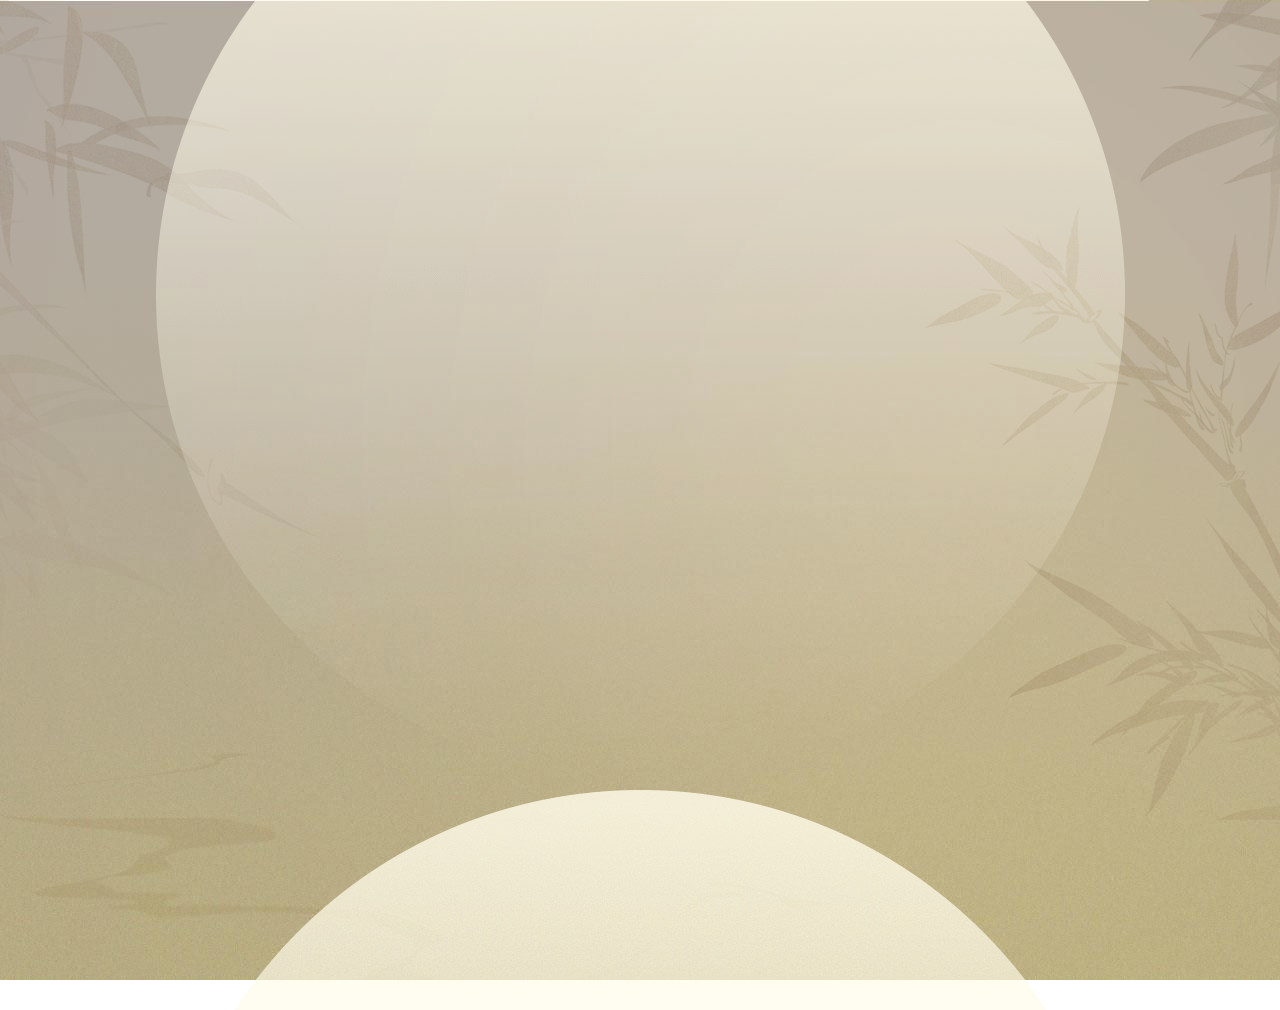
<file: index.html>
<!DOCTYPE html>
<html lang="en">

<head>
    <meta charset="UTF-8">
    <meta name="viewport" content="width=device-width, initial-scale=1.0">
    <meta http-equiv="X-UA-Compatible" content="ie=edge">
    <title>《轩辕剑-龙舞云山》水墨国风茶系手游</title>
    <meta name="keywords" content="茶系，轩辕剑龙舞云山，活动，轩辕剑，轩辕剑手游，网易，龙舞云山，国风，水墨">
    <meta name="description" content="以匠心重炼经典，以赤诚再塑国风，网易水墨国风茶系手游《轩辕剑龙舞云山》。">
    <link rel="shortcut icon" href="favicon.ico" type="image/x-icon">
    <link rel="stylesheet" href="./Css/base.css">
    <link rel="stylesheet" href="./Css/index.css">
    <link rel="stylesheet" href="./Css/animate.css">
    <script src="./JQ/jquery-3.4.1.min.js"></script>
    <script src="./JS/common.js"></script>
    <script src="./JS/index.js"></script>
    <link rel="stylesheet" href="./Iconfont/font_topbar/iconfont.css">
</head>

<body>

    <div class="typeArea contain">

        <!-- 顶部栏包含logo -->
        <div class="header">
            <!-- logo位置 -->
            <div class="logo">
                <h1>
                    <a href="#"></a>
                </h1>
            </div>
            <!-- topbar栏 -->
            <ul>
                <!-- 音乐控制 -->
                <li>
                    <a href="javascript:void(0);" id="musiccontrol">
                        <audio id="music" src="./Music/music.mp3" preload='preload' autoplay="autoplay"
                            loop="loop"></audio>
                    </a>
                </li>
                <!-- 留言区 -->
                <li><a href="#"><i></i><span>留言</span></a></li>
                <!-- 这是一根线 -->
                <li class="line"></li>
                <!-- 按钮系列 -->
                <li id="trigger-1"><a href="#"></a></li>
                <li id="trigger-2"><a href="#"></a></li>
                <li id="trigger-3"><a href="#"></a></li>
                <li id="trigger-4"><a href="#"></a></li>
                <li id="trigger-5">
                    <a href="#">
                        <div class="inner-1">
                            <div class="text-tieba">官方贴吧</div>
                        </div>
                    </a>
                </li>
                <li id="trigger-6">
                    <a href="#">
                        <div class="inner-2">
                            <div class="text-luntan">官方论坛</div>
                        </div>
                    </a>
                </li>
                <!-- 这是一根线 -->
                <li class="line"></li>
                <!-- 分享模块 -->
                <li id="trigger-7">
                    <a href="#">
                        <i></i>
                        <span>分享</span>
                        <div class="share-bar">
                            <a href="#" title="分享到-易信">
                                <span class="iconfont icon-yixin"></span>
                            </a>
                            <a href="#" title="分享到-腾讯QQ">
                                <span class="iconfont icon-qq"></span>
                            </a>
                            <a href="#" title="分享到-QQ空间">
                                <span class="iconfont icon-kongjian"></span>
                            </a>
                            <a href="#" title="分享到-微信">
                                <span class="iconfont icon-changyonglogo28"></span>
                            </a>
                            <a href="#" title="更多">
                                <span class="iconfont icon-hao"></span>
                            </a>
                        </div>
                    </a>
                </li>
            </ul>
            <!-- 二维码区域 -->
            <div class="QRcode-wx">
                <img src="./Images/code_weixin_5ea6dec.jpg" alt="">
                <h3>官方微信</h3>
                <h4>©轩辕剑-龙舞云山</h4>
            </div>
            <div class="QRcode-wb">
                <img src="./Images/code_weibo_1c507dc.jpg" alt="">
                <h3>官方微博</h3>
                <h4>©轩辕剑-龙舞云山</h4>
            </div>
            <div class="QRcode-yx">
                <img src="./Images/code_yixin_bb4dbb6.jpg" alt="">
                <h3>官方易信</h3>
                <h4>©轩辕剑-龙舞云山</h4>
            </div>
            <div class="QRcode-qq">
                <img src="./Images/code_qq_897fedf.png" width="130px" height="130px" alt="">
                <h3>官方QQ</h3>
                <h4>©轩辕剑-龙舞云山</h4>
            </div>
        </div>
        <!-- 大圆圈的背景 -->
        <div class="bg">
            <div class='circle'>
                <div class='circle1'>&nbsp;</div>
                <div class='circle2'>&nbsp;</div>
                <div class='circle3'>&nbsp;</div>
                <div class='center'>&nbsp;</div>
            </div>
        </div>
        <!-- 定位的装饰树 -->
        <div class="lefttree">
            <img src="./Images/shu_left_0f1b943.png" alt="">
        </div>
        <div class="righttree">
            <img src="./Images/shu_right_e205f00.png" alt="">
        </div>
        <!-- 向下的箭头 -->
        <div class="arrowsdow"><a href="#"></a></div>
        <!-- 向上的箭头 -->
        <div class="arrowsdow-up"><a href="#"></a></div>
        <!-- 左下角区域链接按钮 -->
        <div class="leftbottom">
            <a href="#">
                <div class="reguluslegends">
                    <img src="./Images/side_order_btn_ffa99a7.png" width="122px" height="42px" alt="">
                </div>
                <div class="staryao">
                    <img src="./Images/side_xy_btn_9006502.png" width="122px" height="42px" alt="">
                </div>
            </a>
        </div>

        <!-- 内容大模块部分 -->

        <div class="contentPortion">

            <!-- 第三屏 -->
            <ul id="figure">
                <li class="flip-container">
                    <div class="flipper">
                        <!-- <img class="front" src="./Images/r1_726ba60.png" width="133px" height="525px" alt=""> -->
                        <img class="back" src="./Images/r1_b_42f58bc.png" width="133px" height="525px" alt="">
                        <img class="front" src="./Images/r1_726ba60.png" width="133px" height="525px" alt="">
                    </div>
                </li>
                <li class="flip-container">
                    <div class="flipper">
                        <!-- <img class="front" src="./Images/r2_bb9706f.png" width="133px" height="525px" alt=""> -->
                        <img class="back" src="./Images/r2_b_2a22241.png" width="133px" height="525px" alt="">
                        <img class="front" src="./Images/r2_bb9706f.png" width="133px" height="525px" alt="">
                    </div>
                </li>
                <li class="flip-container">
                    <div class="flipper">
                        <!-- <img class="front" src="./Images/r3_e044b7a.png" width="133px" height="525px" alt=""> -->
                        <img class="back" src="./Images/r3_b_055ab93.png" width="133px" height="525px" alt="">
                        <img class="front" src="./Images/r3_e044b7a.png" width="133px" height="525px" alt="">
                    </div>
                </li>
                <li class="flip-container">
                    <div class="flipper">
                        <!-- <img class="front" src="./Images/r4_642b7ce.png" width="133px" height="525px" alt=""> -->
                        <img class="back" src="./Images/r4_b_469f101.png" width="133px" height="525px" alt="">
                        <img class="front" src="./Images/r4_642b7ce.png" width="133px" height="525px" alt="">
                    </div>
                </li>
                <li class="flip-container">
                    <div class="flipper">
                        <!-- <img class="front" src="./Images/r5_0832c0b.png" width="133px" height="525px" alt=""> -->
                        <img class="back" src="./Images/r5_b_dce4db1.png" width="133px" height="525px" alt="">
                        <img class="front" src="./Images/r5_0832c0b.png" width="133px" height="525px" alt="">
                    </div>
                </li>
                <li class="flip-container">
                    <div class="flipper">
                        <!-- <img class="front" src="./Images/r6_f584632.png" width="133px" height="525px" alt=""> -->
                        <img class="back" src="./Images/r6_b_32c5bb6.png" width="133px" height="525px" alt="">
                        <img class="front" src="./Images/r6_f584632.png" width="133px" height="525px" alt="">
                    </div>
                </li>
                <li class="flip-container">
                    <div class="flipper">
                        <!-- <img class="front" src="./Images/r7_ce798ce.png" width="133px" height="525px" alt=""> -->
                        <img class="back" src="./Images/r7_b_210fe4e.png" width="133px" height="525px" alt="">
                        <img class="front" src="./Images/r7_ce798ce.png" width="133px" height="525px" alt="">
                    </div>
                </li>
                <li class="flip-container">
                    <div class="flipper">
                        <!-- <img class="front" src="./Images/r8_a7becfe.png" width="133px" height="525px" alt=""> -->
                        <img class="back" src="./Images/r8_b_ac993d7.png" width="133px" height="525px" alt="">
                        <img class="front" src="./Images/r8_a7becfe.png" width="133px" height="525px" alt="">
                    </div>
                </li>
            </ul>

            <!-- 第四屏 -->

            <ul class="bigwallpaper">
                <li class="bashufengguang">
                    <a href="javascript:;">
                        <img class="bashufengguang-0" src="./Images/btn-bsfg_ee911e4.png" width="400px" alt="">
                        <img class="bashufengguang-1" src="./Images/spic-bsfg_25ebd05.png" width="600px" alt="">
                    </a>
                </li>
                <li class="yunduanxianguan">
                    <a href="javascript:;">
                        <img class="yunduanxianguan-0" src="./Images/btn-ydxg_f1b3fa9.png" width="400px" alt="">
                        <img class="yunduanxianguan-1" src="./Images/spic-ydxg_2167962.png" width="600px" alt="">
                    </a>
                </li>
                <li class="xieyangwanzhao">
                    <a href="javascript:;">
                        <img class="xieyangwanzhao-0" src="./Images/btn-swmy_9f503ca.png" width="250px" alt="">
                        <img class="xieyangwanzhao-1" src="./Images/spic-swmy_cd7f889.png" width="600px" alt="">
                    </a>
                </li>
                <li class="fuzhoufengwan">
                    <a href="javascript:;">
                        <img class="fuzhoufengwan-0" src="./Images/btn-fzfw_fe93d18.png" width="250px" alt="">
                        <img class="fuzhoufengwan-1" src="./Images/spic-fzfw_53bf17a.png" width="600px" alt="">
                    </a>
                </li>
                <li class="shenshangucha">
                    <a href="javascript:;">
                        <img class="shenshangucha-0" src="./Images/btn-dfwt_1f9e0fd.png" width="400px" alt="">
                        <img class="shenshangucha-1" src="./Images/spic-dfwt_a9b58a1.png" width="600px" alt="">
                    </a>
                </li>
                <li class="menghuichangan">
                    <a href="javascript:;">
                        <img class="menghuichangan-0" src="./Images/btn-mhca_0dad955.png" width="250px" alt="">
                        <img class="menghuichangan-1" src="./Images/spic-mhca_00bbbf3.png" width="600px" alt="">
                    </a>
                </li>
                <li class="yanyushanmi">
                    <a href="javascript:;">
                        <img class="yanyushanmi-0" src="./Images/btn-fmsj_81538e6.png" width="250px" alt="">
                        <img class="yanyushanmi-1" src="./Images/spic-fmsj_624cd90.png" width="600px" alt="">
                    </a>
                </li>
                <li class="guishenzhita">
                    <a href="javascript:;">
                        <img class="guishenzhita-0" src="./Images/btn-gszt_0bb90de.png" width="200px" alt="">
                        <img class="guishenzhita-1" src="./Images/spic-gszt_4ef665c.png" width="600px" alt="">
                    </a>
                </li>
                <li class="taoyuanyoumeng">
                    <a href="javascript:;">
                        <img class="taoyuanyoumeng-0" src="./Images/btn-tyym_54d998b.png" width="200px" alt="">
                        <img class="taoyuanyoumeng-1" src="./Images/spic-tyym_914ddf5.png" width="600px" alt="">
                    </a>
                </li>
                <li class="guyunyangzhou">
                    <a href="javascript:;">
                        <img class="guyunyangzhou-0" src="./Images/btn-yljn_97be1f1.png" width="300px" alt="">
                        <img class="guyunyangzhou-1" src="./Images/spic-yljn_425685a.png" width="600px" alt="">
                    </a>
                </li>
            </ul>

            <div class="slideshow">
                <ul class="slideshowbox">
                    <li><img src="./Images/bpic-name-bsfg_4427c47.png" alt=""></li>
                    <li><img src="./Images/bpic-name-ydxg_4ba3c94.png" alt=""></li>
                    <li><img src="./Images/bpic-name-swmy_f568459.png" alt=""></li>
                    <li><img src="./Images/bpic-name-fzfw_46bb509.png" alt=""></li>
                    <li><img src="./Images/bpic-name-dfwt_3af093b.png" alt=""></li>
                    <li><img src="./Images/bpic-name-mhca_3e36c7c.png" alt=""></li>
                    <li><img src="./Images/bpic-name-fmsj_9a76299.png" alt=""></li>
                    <li><img src="./Images/bpic-name-gszt_e0f1bbc.png" alt=""></li>
                    <li><img src="./Images/bpic-name-tyym_6459824.png" alt=""></li>
                    <li><img src="./Images/bpic-name-yljn_7e8df33.png" alt=""></li>
                </ul>
                <div class="indicatorarrow">
                    <div class="indicatorarrowLeft">
                        <a href="#"><img src="./Images/btn-prev_6385f8d.png" alt=""></a>
                    </div>
                    <div class="indicatorarrowRight">
                        <a href="#"><img src="./Images/btn-next_a3bce0d.png" alt=""></a>
                    </div>
                    <div class="turnoff">
                        <a href="#"><img src="./Images/bpic-close_a9764af.png" alt=""></a>
                    </div>
                </div>
            </div>

            <ul class="cloud">
                <li class="yuntop">
                    <img src="./Images/yun1_e6b3f98.png" alt="">
                </li>
                <li class="yunmiddle">
                    <img src="./Images/yun2_32927db.png" alt="">
                </li>
                <li class="yunbottom">
                    <img src="./Images/yun3_f207cac.png" alt="">
                </li>
            </ul>

            <ul class="voiceactor">
                <li>
                    <audio src="./Music/longjiangjun.mp3"></audio>
                </li>
                <li>
                    <audio src="./Music/lingsuzhuang.mp3"></audio>
                </li>
                <li>
                    <audio src="./Music/cangjianmeng.mp3"></audio>
                </li>
                <li>
                    <audio src="./Music/lol-zhaoxin.mp3"></audio>
                </li>
                <li>
                    <audio src="./Music/lol-aixi.mp3"></audio>
                </li>
                <li>
                    <audio src="./Music/liulihui.mp3"></audio>
                </li>
                <li>
                    <audio src="./Music/tianshidao.mp3"></audio>
                </li>
                <li>
                    <audio src="./Music/ymz.mp3"></audio>
                </li>
            </ul>

        </div>

    </div>

</body>

</html>
</file>
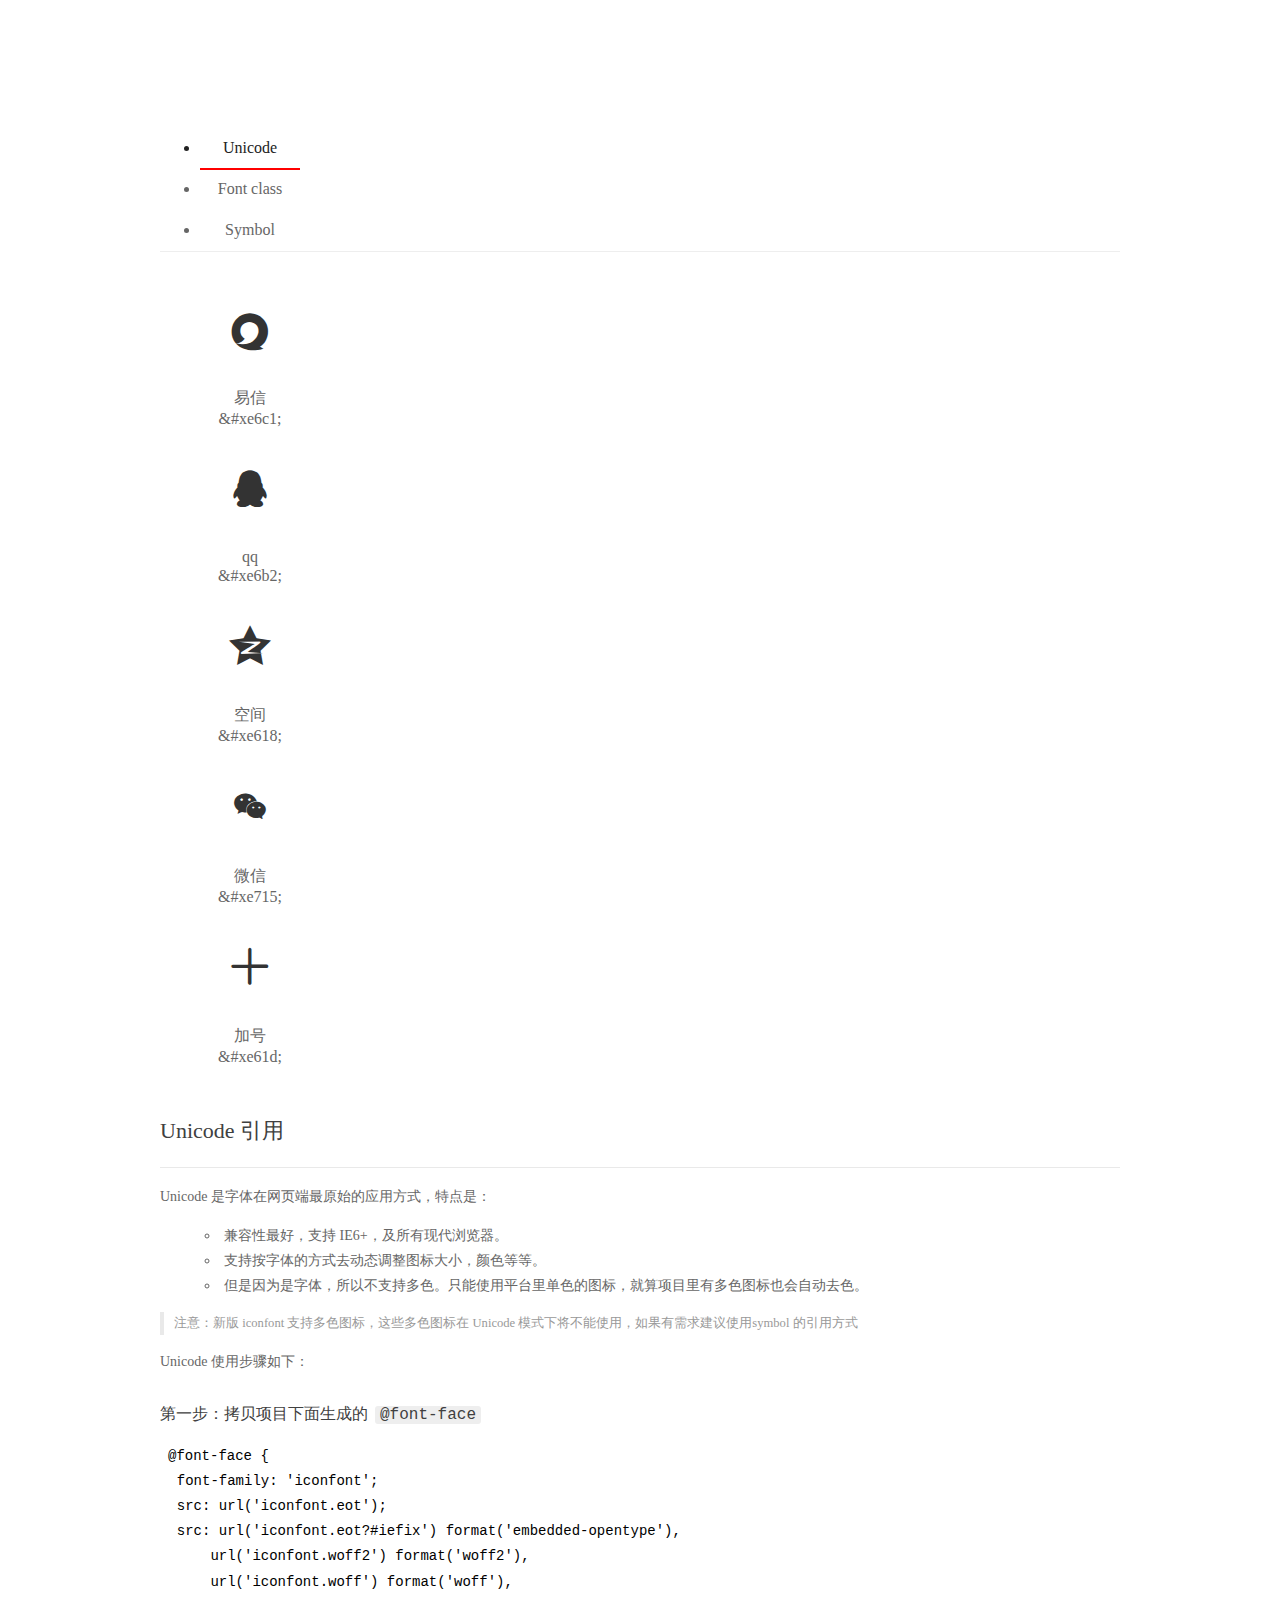
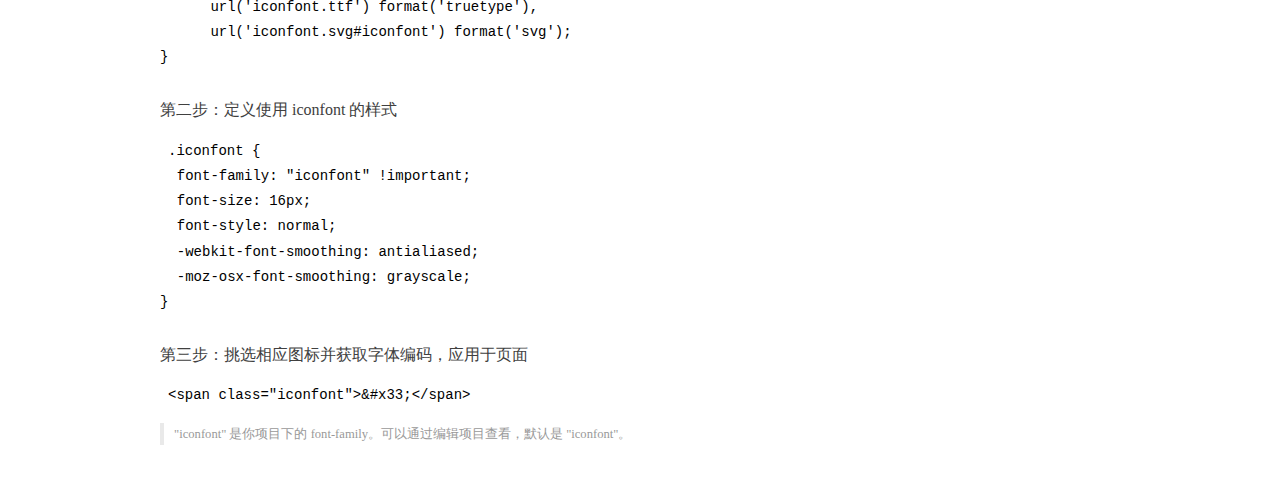
<file: Iconfont/font_topbar/demo_index.html>
<!DOCTYPE html>
<html>
<head>
  <meta charset="utf-8"/>
  <title>IconFont Demo</title>
  <link rel="shortcut icon" href="https://gtms04.alicdn.com/tps/i4/TB1_oz6GVXXXXaFXpXXJDFnIXXX-64-64.ico" type="image/x-icon"/>
  <link rel="stylesheet" href="https://g.alicdn.com/thx/cube/1.3.2/cube.min.css">
  <link rel="stylesheet" href="demo.css">
  <link rel="stylesheet" href="iconfont.css">
  <script src="iconfont.js"></script>
  <!-- jQuery -->
  <script src="https://a1.alicdn.com/oss/uploads/2018/12/26/7bfddb60-08e8-11e9-9b04-53e73bb6408b.js"></script>
  <!-- 代码高亮 -->
  <script src="https://a1.alicdn.com/oss/uploads/2018/12/26/a3f714d0-08e6-11e9-8a15-ebf944d7534c.js"></script>
</head>
<body>
  <div class="main">
    <h1 class="logo"><a href="https://www.iconfont.cn/" title="iconfont 首页" target="_blank">&#xe86b;</a></h1>
    <div class="nav-tabs">
      <ul id="tabs" class="dib-box">
        <li class="dib active"><span>Unicode</span></li>
        <li class="dib"><span>Font class</span></li>
        <li class="dib"><span>Symbol</span></li>
      </ul>
      
    </div>
    <div class="tab-container">
      <div class="content unicode" style="display: block;">
          <ul class="icon_lists dib-box">
          
            <li class="dib">
              <span class="icon iconfont">&#xe6c1;</span>
                <div class="name">易信</div>
                <div class="code-name">&amp;#xe6c1;</div>
              </li>
          
            <li class="dib">
              <span class="icon iconfont">&#xe6b2;</span>
                <div class="name">qq</div>
                <div class="code-name">&amp;#xe6b2;</div>
              </li>
          
            <li class="dib">
              <span class="icon iconfont">&#xe618;</span>
                <div class="name">空间</div>
                <div class="code-name">&amp;#xe618;</div>
              </li>
          
            <li class="dib">
              <span class="icon iconfont">&#xe715;</span>
                <div class="name">微信</div>
                <div class="code-name">&amp;#xe715;</div>
              </li>
          
            <li class="dib">
              <span class="icon iconfont">&#xe61d;</span>
                <div class="name">加号</div>
                <div class="code-name">&amp;#xe61d;</div>
              </li>
          
          </ul>
          <div class="article markdown">
          <h2 id="unicode-">Unicode 引用</h2>
          <hr>

          <p>Unicode 是字体在网页端最原始的应用方式，特点是：</p>
          <ul>
            <li>兼容性最好，支持 IE6+，及所有现代浏览器。</li>
            <li>支持按字体的方式去动态调整图标大小，颜色等等。</li>
            <li>但是因为是字体，所以不支持多色。只能使用平台里单色的图标，就算项目里有多色图标也会自动去色。</li>
          </ul>
          <blockquote>
            <p>注意：新版 iconfont 支持多色图标，这些多色图标在 Unicode 模式下将不能使用，如果有需求建议使用symbol 的引用方式</p>
          </blockquote>
          <p>Unicode 使用步骤如下：</p>
          <h3 id="-font-face">第一步：拷贝项目下面生成的 <code>@font-face</code></h3>
<pre><code class="language-css"
>@font-face {
  font-family: 'iconfont';
  src: url('iconfont.eot');
  src: url('iconfont.eot?#iefix') format('embedded-opentype'),
      url('iconfont.woff2') format('woff2'),
      url('iconfont.woff') format('woff'),
      url('iconfont.ttf') format('truetype'),
      url('iconfont.svg#iconfont') format('svg');
}
</code></pre>
          <h3 id="-iconfont-">第二步：定义使用 iconfont 的样式</h3>
<pre><code class="language-css"
>.iconfont {
  font-family: "iconfont" !important;
  font-size: 16px;
  font-style: normal;
  -webkit-font-smoothing: antialiased;
  -moz-osx-font-smoothing: grayscale;
}
</code></pre>
          <h3 id="-">第三步：挑选相应图标并获取字体编码，应用于页面</h3>
<pre>
<code class="language-html"
>&lt;span class="iconfont"&gt;&amp;#x33;&lt;/span&gt;
</code></pre>
          <blockquote>
            <p>"iconfont" 是你项目下的 font-family。可以通过编辑项目查看，默认是 "iconfont"。</p>
          </blockquote>
          </div>
      </div>
      <div class="content font-class">
        <ul class="icon_lists dib-box">
          
          <li class="dib">
            <span class="icon iconfont icon-yixin"></span>
            <div class="name">
              易信
            </div>
            <div class="code-name">.icon-yixin
            </div>
          </li>
          
          <li class="dib">
            <span class="icon iconfont icon-qq"></span>
            <div class="name">
              qq
            </div>
            <div class="code-name">.icon-qq
            </div>
          </li>
          
          <li class="dib">
            <span class="icon iconfont icon-kongjian"></span>
            <div class="name">
              空间
            </div>
            <div class="code-name">.icon-kongjian
            </div>
          </li>
          
          <li class="dib">
            <span class="icon iconfont icon-changyonglogo28"></span>
            <div class="name">
              微信
            </div>
            <div class="code-name">.icon-changyonglogo28
            </div>
          </li>
          
          <li class="dib">
            <span class="icon iconfont icon-hao"></span>
            <div class="name">
              加号
            </div>
            <div class="code-name">.icon-hao
            </div>
          </li>
          
        </ul>
        <div class="article markdown">
        <h2 id="font-class-">font-class 引用</h2>
        <hr>

        <p>font-class 是 Unicode 使用方式的一种变种，主要是解决 Unicode 书写不直观，语意不明确的问题。</p>
        <p>与 Unicode 使用方式相比，具有如下特点：</p>
        <ul>
          <li>兼容性良好，支持 IE8+，及所有现代浏览器。</li>
          <li>相比于 Unicode 语意明确，书写更直观。可以很容易分辨这个 icon 是什么。</li>
          <li>因为使用 class 来定义图标，所以当要替换图标时，只需要修改 class 里面的 Unicode 引用。</li>
          <li>不过因为本质上还是使用的字体，所以多色图标还是不支持的。</li>
        </ul>
        <p>使用步骤如下：</p>
        <h3 id="-fontclass-">第一步：引入项目下面生成的 fontclass 代码：</h3>
<pre><code class="language-html">&lt;link rel="stylesheet" href="./iconfont.css"&gt;
</code></pre>
        <h3 id="-">第二步：挑选相应图标并获取类名，应用于页面：</h3>
<pre><code class="language-html">&lt;span class="iconfont icon-xxx"&gt;&lt;/span&gt;
</code></pre>
        <blockquote>
          <p>"
            iconfont" 是你项目下的 font-family。可以通过编辑项目查看，默认是 "iconfont"。</p>
        </blockquote>
      </div>
      </div>
      <div class="content symbol">
          <ul class="icon_lists dib-box">
          
            <li class="dib">
                <svg class="icon svg-icon" aria-hidden="true">
                  <use xlink:href="#icon-yixin"></use>
                </svg>
                <div class="name">易信</div>
                <div class="code-name">#icon-yixin</div>
            </li>
          
            <li class="dib">
                <svg class="icon svg-icon" aria-hidden="true">
                  <use xlink:href="#icon-qq"></use>
                </svg>
                <div class="name">qq</div>
                <div class="code-name">#icon-qq</div>
            </li>
          
            <li class="dib">
                <svg class="icon svg-icon" aria-hidden="true">
                  <use xlink:href="#icon-kongjian"></use>
                </svg>
                <div class="name">空间</div>
                <div class="code-name">#icon-kongjian</div>
            </li>
          
            <li class="dib">
                <svg class="icon svg-icon" aria-hidden="true">
                  <use xlink:href="#icon-changyonglogo28"></use>
                </svg>
                <div class="name">微信</div>
                <div class="code-name">#icon-changyonglogo28</div>
            </li>
          
            <li class="dib">
                <svg class="icon svg-icon" aria-hidden="true">
                  <use xlink:href="#icon-hao"></use>
                </svg>
                <div class="name">加号</div>
                <div class="code-name">#icon-hao</div>
            </li>
          
          </ul>
          <div class="article markdown">
          <h2 id="symbol-">Symbol 引用</h2>
          <hr>

          <p>这是一种全新的使用方式，应该说这才是未来的主流，也是平台目前推荐的用法。相关介绍可以参考这篇<a href="">文章</a>
            这种用法其实是做了一个 SVG 的集合，与另外两种相比具有如下特点：</p>
          <ul>
            <li>支持多色图标了，不再受单色限制。</li>
            <li>通过一些技巧，支持像字体那样，通过 <code>font-size</code>, <code>color</code> 来调整样式。</li>
            <li>兼容性较差，支持 IE9+，及现代浏览器。</li>
            <li>浏览器渲染 SVG 的性能一般，还不如 png。</li>
          </ul>
          <p>使用步骤如下：</p>
          <h3 id="-symbol-">第一步：引入项目下面生成的 symbol 代码：</h3>
<pre><code class="language-html">&lt;script src="./iconfont.js"&gt;&lt;/script&gt;
</code></pre>
          <h3 id="-css-">第二步：加入通用 CSS 代码（引入一次就行）：</h3>
<pre><code class="language-html">&lt;style&gt;
.icon {
  width: 1em;
  height: 1em;
  vertical-align: -0.15em;
  fill: currentColor;
  overflow: hidden;
}
&lt;/style&gt;
</code></pre>
          <h3 id="-">第三步：挑选相应图标并获取类名，应用于页面：</h3>
<pre><code class="language-html">&lt;svg class="icon" aria-hidden="true"&gt;
  &lt;use xlink:href="#icon-xxx"&gt;&lt;/use&gt;
&lt;/svg&gt;
</code></pre>
          </div>
      </div>

    </div>
  </div>
  <script>
  $(document).ready(function () {
      $('.tab-container .content:first').show()

      $('#tabs li').click(function (e) {
        var tabContent = $('.tab-container .content')
        var index = $(this).index()

        if ($(this).hasClass('active')) {
          return
        } else {
          $('#tabs li').removeClass('active')
          $(this).addClass('active')

          tabContent.hide().eq(index).fadeIn()
        }
      })
    })
  </script>
</body>
</html>
</file>
<file: Css/base.css>
body,
h1,
h2,
h3,
h4,
span,
p,
strong,
div,
a,
ul,
li,
dd,
dl,
dt,
ins,
img,
i,
input,
del {
  margin: 0;
  padding: 0;
}
a {
  text-decoration: none;
  color: black;
}
input {
  outline: none;
  border: none;
}
li {
  list-style: none;
}
img {
  vertical-align: middle;
}
i {
  font-style: normal;
}
h1,
h2,
h3,
h4 {
  font-weight: normal;
}
body {
  font-size: 12px;
  line-height: 1;
  background-color: #fff;
}
.clearfix::before,
.clearfix::after {
  content: "";
  display: block;
}
.clearfix::after {
  clear: both;
}
.clearfix {
  *zoom: 1;
}
.w {
  width: 1920px;
}
.line {
  width: 1px;
  height: 30px;
  background-color: #6d8799;
}
.contain {
  max-width: 1920px;
}
</file>
<file: Css/index.css>
body {
  background: url(../Images/bg_a1acca9.jpg) no-repeat;
  overflow: hidden;
}
body .typeArea .header {
  height: 50px;
  width: 100%;
  margin-top: 10px;
  position: relative;
  opacity: 0;
  z-index: 5;
}
body .typeArea .header .logo a {
  height: 122px;
  width: 175px;
  background: url(../Images/175.webp) center center;
  position: absolute;
  top: -100px;
  left: 50%;
  transform: translateX(-50%);
  opacity: 0;
}
body .typeArea .header ul {
  float: right;
  line-height: 50px;
}
body .typeArea .header ul li {
  float: left;
  margin-right: 12px;
}
body .typeArea .header ul li:nth-child(1) > a {
  display: block;
  width: 22px;
  height: 22px;
  background: url(../Images/top_bar_z_370eeac.png) no-repeat;
  background-position: -247px -152px;
  margin-top: 15px;
  animation: musickey 5s infinite linear;
  transform-origin: center;
}
@keyframes musickey {
  from {
    transform: rotate(0deg);
  }
  to {
    transform: rotate(360deg);
  }
}
body .typeArea .header ul li:nth-child(2) i {
  display: inline-block;
  width: 22px;
  height: 22px;
  background: url(../Images/top_bar_z_370eeac.png) no-repeat;
  background-position: -201px -203px;
  vertical-align: text-bottom;
}
body .typeArea .header ul li:nth-child(2) span {
  margin-left: 5px;
  font-size: 20px;
}
body .typeArea .header ul li:nth-child(2):hover span {
  color: #f3f0e9;
}
body .typeArea .header ul li:nth-child(3) {
  margin-top: 10px;
}
body .typeArea .header ul li:nth-child(4) > a {
  display: block;
  width: 36px;
  height: 36px;
  background: url(../Images/top_bar_z_370eeac.png) no-repeat;
  background-position: -243px -110px;
  margin-top: 7px;
  transition: all .25s;
}
body .typeArea .header ul li:nth-child(4) > a:hover {
  background-position: -244px -72px;
}
body .typeArea .header ul li:nth-child(5) > a {
  display: block;
  width: 36px;
  height: 36px;
  background: url(../Images/top_bar_z_370eeac.png) no-repeat;
  background-position: -205px -110px;
  margin-top: 7px;
  transition: all .25s;
}
body .typeArea .header ul li:nth-child(5) > a:hover {
  background-position: -204px -73px;
}
body .typeArea .header ul li:nth-child(6) > a {
  display: block;
  width: 36px;
  height: 36px;
  background: url(../Images/top_bar_z_370eeac.png) no-repeat;
  background-position: -167px -110px;
  margin-top: 6px;
  transition: all .25s;
}
body .typeArea .header ul li:nth-child(6) > a:hover {
  background-position: -166px -75px;
}
body .typeArea .header ul li:nth-child(7) > a {
  display: block;
  width: 110px;
  height: 35px;
  background: url(../Images/top_bar_z_370eeac.png) no-repeat;
  background-position: -7px -235px;
  margin-top: 8px;
  transition: all .25s;
}
body .typeArea .header ul li:nth-child(7) > a:hover {
  background-position: -124px -235px;
}
body .typeArea .header ul li:nth-child(8) a .inner-1 {
  width: 38px;
  height: 32px;
  background: url(../Images/top_bar_z_370eeac.png) no-repeat;
  background-position: -166px -151px;
  margin-top: 10px;
  transition: all .25s;
  position: relative;
}
body .typeArea .header ul li:nth-child(8) a .inner-1 .text-tieba {
  width: 48px;
  color: #e9e8e0;
  font-size: 12px;
  position: absolute;
  top: 15px;
  right: -2px;
  display: none;
}
body .typeArea .header ul li:nth-child(8) a .inner-1:hover {
  background-position: -206px -151px;
}
body .typeArea .header ul li:nth-child(9) a .inner-2 {
  width: 37px;
  height: 35px;
  background: url(../Images/top_bar_z_370eeac.png) no-repeat;
  background-position: -204px -35px;
  margin-top: 8px;
  transition: all .25s;
  position: relative;
}
body .typeArea .header ul li:nth-child(9) a .inner-2 .text-luntan {
  width: 48px;
  color: #e9e8e0;
  font-size: 12px;
  position: absolute;
  top: 17px;
  right: -7px;
  display: none;
}
body .typeArea .header ul li:nth-child(9) a .inner-2:hover {
  background-position: -165px -35px;
}
body .typeArea .header ul li:nth-child(10) {
  margin-top: 10px;
}
body .typeArea .header ul li:nth-child(11) {
  position: relative;
}
body .typeArea .header ul li:nth-child(11) i {
  display: inline-block;
  width: 20px;
  height: 20px;
  background: url(../Images/top_bar_z_370eeac.png) no-repeat;
  background-position: -225px -204px;
  vertical-align: text-bottom;
}
body .typeArea .header ul li:nth-child(11) > a > span {
  margin-left: 5px;
  font-size: 20px;
}
body .typeArea .header ul li:nth-child(11) .share-bar {
  width: 198px;
  height: 26px;
  background: url(../Images/top_bar_z_370eeac.png) no-repeat;
  background-position: 0px -204px;
  position: absolute;
  top: 50px;
  right: 0px;
  text-align: center;
  line-height: 20px;
  display: none;
}
body .typeArea .header ul li:nth-child(11) .share-bar > a {
  font-size: 25px;
  margin-left: 10px;
}
body .typeArea .header ul li:nth-child(11) .share-bar > a:first-child {
  margin-left: 0px;
}
body .typeArea .header ul li:nth-child(11) .share-bar > a:hover {
  color: #f3f0e9;
}
body .typeArea .header ul li:nth-child(11):hover > a > span {
  color: #f3f0e9;
}
body .typeArea .header .QRcode-wx,
body .typeArea .header .QRcode-wb,
body .typeArea .header .QRcode-yx,
body .typeArea .header .QRcode-qq {
  box-sizing: border-box;
  padding: 0 10px;
  width: 156px;
  height: 195px;
  background: url(../Images/top_bar_z_370eeac.png) no-repeat;
  background-position: -5px 0px;
}
body .typeArea .header .QRcode-wx img,
body .typeArea .header .QRcode-wb img,
body .typeArea .header .QRcode-yx img,
body .typeArea .header .QRcode-qq img {
  margin-top: 20px;
}
body .typeArea .header .QRcode-wx h4,
body .typeArea .header .QRcode-wb h4,
body .typeArea .header .QRcode-yx h4,
body .typeArea .header .QRcode-qq h4 {
  margin-top: 5px;
}
body .typeArea .header .QRcode-wx {
  position: absolute;
  top: 50px;
  right: 358px;
  display: none;
}
body .typeArea .header .QRcode-wb {
  position: absolute;
  top: 50px;
  right: 310px;
  display: none;
}
body .typeArea .header .QRcode-yx {
  position: absolute;
  top: 50px;
  right: 260px;
  display: none;
}
body .typeArea .header .QRcode-qq {
  position: absolute;
  top: 50px;
  right: 175px;
  display: none;
}
body .typeArea .bg {
  width: 969px;
  height: 1200px;
  margin: -250px auto 0;
}
body .typeArea .bg .circle {
  width: 200px;
  height: 200px;
  position: absolute;
  top: 50%;
  left: 50%;
  margin: -100px 0 0 -100px;
}
body .typeArea .bg .circle1,
body .typeArea .bg .circle2,
body .typeArea .bg .circle3,
body .typeArea .bg .circle4,
body .typeArea .bg .circle5,
body .typeArea .bg .circle6,
body .typeArea .bg .center {
  position: absolute;
  left: 50%;
  top: 50%;
  margin: -30px 0 0 -30px;
  width: 60px;
  height: 60px;
  border-radius: 50%;
  background-color: rgba(255, 255, 255, 0.2);
  opacity: 0;
}
body .typeArea .bg .center {
  position: absolute;
  left: 50%;
  top: 50%;
  margin: -35px 0 0 -35px;
  width: 0px;
  height: 0px;
  border-radius: 0px;
  text-align: center;
  line-height: 70px;
  color: #EAEAEA;
  font-size: 16px;
}
body .typeArea .bg .circle1 {
  animation: circle 9s linear 1s infinite;
}
body .typeArea .bg .circle2 {
  animation: circle 9s linear 1.8s infinite;
}
body .typeArea .bg .circle3 {
  animation: circle 9s linear 3s infinite;
}
@keyframes circle {
  from {
    opacity: 1;
    transform: scale(0);
  }
  to {
    opacity: 0;
    transform: scale(35);
  }
}
body .typeArea .lefttree {
  position: fixed;
  top: 0px;
  left: 0px;
  z-index: -10;
}
body .typeArea .righttree {
  position: fixed;
  top: 0px;
  right: 0px;
  z-index: -10;
}
body .typeArea .arrowsdow a {
  width: 65px;
  height: 33px;
  background: url(../Images/index_z_40850eb.png);
  background-position: -91px -265px;
  position: fixed;
  bottom: 10px;
  left: 50%;
  margin-left: -32.5px;
  animation: arrowsdowkey .5s infinite alternate linear;
  transform-origin: center;
  opacity: 0;
  z-index: 5;
}
@keyframes arrowsdowkey {
  from {
    transform: translateY(0);
  }
  to {
    transform: translateY(-10px);
  }
}
body .typeArea .arrowsdow-up {
  display: none;
}
body .typeArea .arrowsdow-up a {
  width: 57px;
  height: 57px;
  background: url(../Images/index_z_40850eb.png);
  background-position: -405px -204px;
  position: fixed;
  bottom: 10px;
  left: 50%;
  margin-left: -28.5px;
  animation: arrowsdow-upkey 0.5s infinite alternate linear;
  transform-origin: center;
  z-index: 5;
}
@keyframes arrowsdow-upkey {
  from {
    transform: scale(0.8);
  }
  to {
    transform: scale(1);
  }
}
body .typeArea .leftbottom {
  width: 150px;
  height: 200px;
  background: url(../Images/side_btn_arrow_7976565.png) no-repeat;
  background-position: left;
  background-size: contain;
  position: fixed;
  bottom: 0px;
  left: 0px;
  opacity: 0;
  z-index: 5;
}
body .typeArea .leftbottom .reguluslegends {
  position: absolute;
  top: 63px;
  right: 300px;
}
body .typeArea .leftbottom .staryao {
  position: absolute;
  top: 110px;
  right: 300px;
}
body .typeArea .contentPortion {
  width: 100%;
  height: 100%;
  position: absolute;
  top: 50%;
  left: 50%;
  transform: translate(-50%, -50%);
  z-index: 4;
}
body .typeArea .contentPortion #figure {
  width: 1300px;
  height: 525px;
  position: absolute;
  top: 50%;
  left: 50%;
  transform: translate(-50%, -45%);
  display: flex;
  justify-content: space-around;
}
body .typeArea .contentPortion #figure .flip-container {
  opacity: 0;
  perspective: 1000px;
  width: 133px;
  height: 525px;
  cursor: pointer;
  transition: 0.8s;
  transform-style: preserve-3d;
  position: relative;
}
body .typeArea .contentPortion #figure .flip-container .front,
body .typeArea .contentPortion #figure .flip-container .back {
  position: absolute;
}
body .typeArea .contentPortion #figure .flip-container .front {
  backface-visibility: hidden;
}
body .typeArea .contentPortion #figure .flip-container .back {
  transform: rotateY(180deg);
}
body .typeArea .contentPortion #figure .flip-container:hover {
  transform: rotateY(180deg);
}
body .typeArea .contentPortion .bigwallpaper {
  width: 100%;
  height: 100%;
  position: absolute;
  z-index: 6;
  display: none;
  opacity: 0;
}
body .typeArea .contentPortion .bigwallpaper li {
  opacity: 0;
}
body .typeArea .contentPortion .bigwallpaper .bashufengguang {
  position: absolute;
  top: 538px;
  left: 454px;
}
@keyframes bigwallpaperkey {
  from {
    transform: scale(0.9);
  }
  to {
    transform: scale(1.1);
  }
}
body .typeArea .contentPortion .bigwallpaper .bashufengguang a .bashufengguang-1 {
  position: absolute;
  top: -24px;
  left: 294px;
  display: none;
  opacity: 0;
}
body .typeArea .contentPortion .bigwallpaper .yunduanxianguan {
  position: absolute;
  top: 81px;
  left: 147px;
}
@keyframes bigwallpaperkey {
  from {
    transform: scale(0.9);
  }
  to {
    transform: scale(1.1);
  }
}
body .typeArea .contentPortion .bigwallpaper .yunduanxianguan a .yunduanxianguan-1 {
  position: absolute;
  top: 33px;
  left: 358px;
  display: none;
  opacity: 0;
}
body .typeArea .contentPortion .bigwallpaper .xieyangwanzhao {
  position: absolute;
  top: 337px;
  left: 338px;
}
@keyframes bigwallpaperkey {
  from {
    transform: scale(0.9);
  }
  to {
    transform: scale(1.1);
  }
}
body .typeArea .contentPortion .bigwallpaper .xieyangwanzhao a .xieyangwanzhao-1 {
  position: absolute;
  top: -29px;
  left: 194px;
  display: none;
  opacity: 0;
}
body .typeArea .contentPortion .bigwallpaper .fuzhoufengwan {
  position: absolute;
  top: 601px;
  left: 250px;
}
@keyframes bigwallpaperkey {
  from {
    transform: scale(0.9);
  }
  to {
    transform: scale(1.1);
  }
}
body .typeArea .contentPortion .bigwallpaper .fuzhoufengwan a .fuzhoufengwan-1 {
  position: absolute;
  top: -24px;
  left: 195px;
  display: none;
  opacity: 0;
}
body .typeArea .contentPortion .bigwallpaper .shenshangucha {
  position: absolute;
  top: 205px;
  left: 595px;
}
@keyframes bigwallpaperkey {
  from {
    transform: scale(0.9);
  }
  to {
    transform: scale(1.1);
  }
}
body .typeArea .contentPortion .bigwallpaper .shenshangucha a .shenshangucha-1 {
  position: absolute;
  top: -52px;
  left: 261px;
  display: none;
  opacity: 0;
}
body .typeArea .contentPortion .bigwallpaper .menghuichangan {
  position: absolute;
  top: 331px;
  left: 939px;
}
@keyframes bigwallpaperkey {
  from {
    transform: scale(0.9);
  }
  to {
    transform: scale(1.1);
  }
}
body .typeArea .contentPortion .bigwallpaper .menghuichangan a .menghuichangan-1 {
  position: absolute;
  top: -19px;
  left: 189px;
  display: none;
  opacity: 0;
}
body .typeArea .contentPortion .bigwallpaper .yanyushanmi {
  position: absolute;
  top: 512px;
  left: 1138px;
}
@keyframes bigwallpaperkey {
  from {
    transform: scale(0.9);
  }
  to {
    transform: scale(1.1);
  }
}
body .typeArea .contentPortion .bigwallpaper .yanyushanmi a .yanyushanmi-1 {
  position: absolute;
  top: -21px;
  left: -594px;
  display: none;
  opacity: 0;
}
body .typeArea .contentPortion .bigwallpaper .guishenzhita {
  position: absolute;
  top: 100px;
  left: 1150px;
}
@keyframes bigwallpaperkey {
  from {
    transform: scale(0.9);
  }
  to {
    transform: scale(1.1);
  }
}
body .typeArea .contentPortion .bigwallpaper .guishenzhita a .guishenzhita-1 {
  position: absolute;
  top: 38px;
  left: -565px;
  display: none;
  opacity: 0;
}
body .typeArea .contentPortion .bigwallpaper .taoyuanyoumeng {
  position: absolute;
  top: 595px;
  left: 853px;
}
@keyframes bigwallpaperkey {
  from {
    transform: scale(0.9);
  }
  to {
    transform: scale(1.1);
  }
}
body .typeArea .contentPortion .bigwallpaper .taoyuanyoumeng a .taoyuanyoumeng-1 {
  position: absolute;
  top: -24px;
  left: 208px;
  display: none;
  opacity: 0;
}
body .typeArea .contentPortion .bigwallpaper .guyunyangzhou {
  position: absolute;
  top: 236px;
  left: 1230px;
}
@keyframes bigwallpaperkey {
  from {
    transform: scale(0.9);
  }
  to {
    transform: scale(1.1);
  }
}
body .typeArea .contentPortion .bigwallpaper .guyunyangzhou a .guyunyangzhou-1 {
  position: absolute;
  top: -3px;
  left: -580px;
  display: none;
  opacity: 0;
}
body .typeArea .contentPortion .slideshow {
  width: 100%;
  height: 100%;
  background-color: rgba(0, 0, 0, 0.5);
  position: absolute;
  z-index: 10;
  display: none;
}
body .typeArea .contentPortion .slideshow .slideshowbox {
  width: 1500px;
  height: 100%;
  position: absolute;
  top: 50%;
  left: 50%;
  transform: translate(-50%, -50%);
  background-color: #fff;
}
body .typeArea .contentPortion .slideshow .slideshowbox > li {
  width: 1500px;
  height: 100%;
  position: absolute;
}
body .typeArea .contentPortion .slideshow .slideshowbox > li > img {
  position: absolute;
  bottom: 10%;
  left: 10%;
}
body .typeArea .contentPortion .slideshow .slideshowbox > li:nth-child(1) {
  background: url(../Images/bsfg_84da809.jpg) no-repeat;
}
body .typeArea .contentPortion .slideshow .slideshowbox > li:nth-child(2) {
  background: url(../Images/ydxg_e80b714.jpg) no-repeat;
}
body .typeArea .contentPortion .slideshow .slideshowbox > li:nth-child(3) {
  background: url(../Images/swmy_0a5cdc9.jpg) no-repeat;
}
body .typeArea .contentPortion .slideshow .slideshowbox > li:nth-child(4) {
  background: url(../Images/fzfw_3df0829.jpg) no-repeat;
}
body .typeArea .contentPortion .slideshow .slideshowbox > li:nth-child(5) {
  background: url(../Images/dfwt_ee0ffa2.jpg) no-repeat;
}
body .typeArea .contentPortion .slideshow .slideshowbox > li:nth-child(6) {
  background: url(../Images/mhca_e9ec070.jpg) no-repeat;
}
body .typeArea .contentPortion .slideshow .slideshowbox > li:nth-child(7) {
  background: url(../Images/fmsj_b299745.jpg) no-repeat;
}
body .typeArea .contentPortion .slideshow .slideshowbox > li:nth-child(8) {
  background: url(../Images/gszt_2748a5f.jpg) no-repeat;
}
body .typeArea .contentPortion .slideshow .slideshowbox > li:nth-child(9) {
  background: url(../Images/tyym_39ab1e9.jpg) no-repeat;
}
body .typeArea .contentPortion .slideshow .slideshowbox > li:nth-child(10) {
  background: url(../Images/yljn_1c4df36.jpg) no-repeat;
}
body .typeArea .contentPortion .slideshow .indicatorarrow {
  width: 100%;
  height: 100%;
}
body .typeArea .contentPortion .slideshow .indicatorarrow .indicatorarrowLeft {
  position: absolute;
  top: 50%;
  left: 0px;
  transform: translateY(-50%);
}
body .typeArea .contentPortion .slideshow .indicatorarrow .indicatorarrowRight {
  position: absolute;
  top: 50%;
  right: 0px;
  transform: translateY(-50%);
}
body .typeArea .contentPortion .slideshow .indicatorarrow .turnoff {
  position: absolute;
  top: 10%;
  right: 10%;
  animation: turnoffkey 5s infinite linear;
}
@keyframes turnoffkey {
  from {
    transform: rotate(0deg);
  }
  to {
    transform: rotate(360deg);
  }
}
body .typeArea .contentPortion .cloud {
  pointer-events: none;
  width: 100%;
  height: 100%;
  z-index: 6;
  position: relative;
}
body .typeArea .contentPortion .cloud .yuntop {
  position: absolute;
  top: 0px;
  left: 1900px;
  animation: yuntop 35s infinite linear;
}
@keyframes yuntop {
  from {
    left: 1900px;
  }
  to {
    left: -1200px;
  }
}
body .typeArea .contentPortion .cloud .yunmiddle {
  position: absolute;
  top: 0px;
  left: 1700px;
  animation: yunmiddle 40s infinite linear;
}
@keyframes yunmiddle {
  from {
    left: 1700px;
  }
  to {
    left: -730px;
  }
}
body .typeArea .contentPortion .cloud .yunbottom {
  position: absolute;
  bottom: 0px;
  left: 1900px;
  animation: yunbottom 30s infinite linear;
}
@keyframes yunbottom {
  from {
    left: 1900px;
  }
  to {
    left: -1900px;
  }
}
</file>
<file: Iconfont/font_topbar/iconfont.css>
@font-face {font-family: "iconfont";
  src: url('iconfont.eot?t=1561616889539'); /* IE9 */
  src: url('iconfont.eot?t=1561616889539#iefix') format('embedded-opentype'), /* IE6-IE8 */
  url('[data-uri]') format('woff2'),
  url('iconfont.woff?t=1561616889539') format('woff'),
  url('iconfont.ttf?t=1561616889539') format('truetype'), /* chrome, firefox, opera, Safari, Android, iOS 4.2+ */
  url('iconfont.svg?t=1561616889539#iconfont') format('svg'); /* iOS 4.1- */
}

.iconfont {
  font-family: "iconfont" !important;
  font-size: 16px;
  font-style: normal;
  -webkit-font-smoothing: antialiased;
  -moz-osx-font-smoothing: grayscale;
}

.icon-yixin:before {
  content: "\e6c1";
}

.icon-qq:before {
  content: "\e6b2";
}

.icon-kongjian:before {
  content: "\e618";
}

.icon-changyonglogo28:before {
  content: "\e715";
}

.icon-hao:before {
  content: "\e61d";
}
</file>
<file: Iconfont/font_topbar/demo.css>
/* Logo 字体 */
@font-face {
  font-family: "iconfont logo";
  src: url('https://at.alicdn.com/t/font_985780_km7mi63cihi.eot?t=1545807318834');
  src: url('https://at.alicdn.com/t/font_985780_km7mi63cihi.eot?t=1545807318834#iefix') format('embedded-opentype'),
    url('https://at.alicdn.com/t/font_985780_km7mi63cihi.woff?t=1545807318834') format('woff'),
    url('https://at.alicdn.com/t/font_985780_km7mi63cihi.ttf?t=1545807318834') format('truetype'),
    url('https://at.alicdn.com/t/font_985780_km7mi63cihi.svg?t=1545807318834#iconfont') format('svg');
}

.logo {
  font-family: "iconfont logo";
  font-size: 160px;
  font-style: normal;
  -webkit-font-smoothing: antialiased;
  -moz-osx-font-smoothing: grayscale;
}

/* tabs */
.nav-tabs {
  position: relative;
}

.nav-tabs .nav-more {
  position: absolute;
  right: 0;
  bottom: 0;
  height: 42px;
  line-height: 42px;
  color: #666;
}

#tabs {
  border-bottom: 1px solid #eee;
}

#tabs li {
  cursor: pointer;
  width: 100px;
  height: 40px;
  line-height: 40px;
  text-align: center;
  font-size: 16px;
  border-bottom: 2px solid transparent;
  position: relative;
  z-index: 1;
  margin-bottom: -1px;
  color: #666;
}


#tabs .active {
  border-bottom-color: #f00;
  color: #222;
}

.tab-container .content {
  display: none;
}

/* 页面布局 */
.main {
  padding: 30px 100px;
  width: 960px;
  margin: 0 auto;
}

.main .logo {
  color: #333;
  text-align: left;
  margin-bottom: 30px;
  line-height: 1;
  height: 110px;
  margin-top: -50px;
  overflow: hidden;
  *zoom: 1;
}

.main .logo a {
  font-size: 160px;
  color: #333;
}

.helps {
  margin-top: 40px;
}

.helps pre {
  padding: 20px;
  margin: 10px 0;
  border: solid 1px #e7e1cd;
  background-color: #fffdef;
  overflow: auto;
}

.icon_lists {
  width: 100% !important;
  overflow: hidden;
  *zoom: 1;
}

.icon_lists li {
  width: 100px;
  margin-bottom: 10px;
  margin-right: 20px;
  text-align: center;
  list-style: none !important;
  cursor: default;
}

.icon_lists li .code-name {
  line-height: 1.2;
}

.icon_lists .icon {
  display: block;
  height: 100px;
  line-height: 100px;
  font-size: 42px;
  margin: 10px auto;
  color: #333;
  -webkit-transition: font-size 0.25s linear, width 0.25s linear;
  -moz-transition: font-size 0.25s linear, width 0.25s linear;
  transition: font-size 0.25s linear, width 0.25s linear;
}

.icon_lists .icon:hover {
  font-size: 100px;
}

.icon_lists .svg-icon {
  /* 通过设置 font-size 来改变图标大小 */
  width: 1em;
  /* 图标和文字相邻时，垂直对齐 */
  vertical-align: -0.15em;
  /* 通过设置 color 来改变 SVG 的颜色/fill */
  fill: currentColor;
  /* path 和 stroke 溢出 viewBox 部分在 IE 下会显示
      normalize.css 中也包含这行 */
  overflow: hidden;
}

.icon_lists li .name,
.icon_lists li .code-name {
  color: #666;
}

/* markdown 样式 */
.markdown {
  color: #666;
  font-size: 14px;
  line-height: 1.8;
}

.highlight {
  line-height: 1.5;
}

.markdown img {
  vertical-align: middle;
  max-width: 100%;
}

.markdown h1 {
  color: #404040;
  font-weight: 500;
  line-height: 40px;
  margin-bottom: 24px;
}

.markdown h2,
.markdown h3,
.markdown h4,
.markdown h5,
.markdown h6 {
  color: #404040;
  margin: 1.6em 0 0.6em 0;
  font-weight: 500;
  clear: both;
}

.markdown h1 {
  font-size: 28px;
}

.markdown h2 {
  font-size: 22px;
}

.markdown h3 {
  font-size: 16px;
}

.markdown h4 {
  font-size: 14px;
}

.markdown h5 {
  font-size: 12px;
}

.markdown h6 {
  font-size: 12px;
}

.markdown hr {
  height: 1px;
  border: 0;
  background: #e9e9e9;
  margin: 16px 0;
  clear: both;
}

.markdown p {
  margin: 1em 0;
}

.markdown>p,
.markdown>blockquote,
.markdown>.highlight,
.markdown>ol,
.markdown>ul {
  width: 80%;
}

.markdown ul>li {
  list-style: circle;
}

.markdown>ul li,
.markdown blockquote ul>li {
  margin-left: 20px;
  padding-left: 4px;
}

.markdown>ul li p,
.markdown>ol li p {
  margin: 0.6em 0;
}

.markdown ol>li {
  list-style: decimal;
}

.markdown>ol li,
.markdown blockquote ol>li {
  margin-left: 20px;
  padding-left: 4px;
}

.markdown code {
  margin: 0 3px;
  padding: 0 5px;
  background: #eee;
  border-radius: 3px;
}

.markdown strong,
.markdown b {
  font-weight: 600;
}

.markdown>table {
  border-collapse: collapse;
  border-spacing: 0px;
  empty-cells: show;
  border: 1px solid #e9e9e9;
  width: 95%;
  margin-bottom: 24px;
}

.markdown>table th {
  white-space: nowrap;
  color: #333;
  font-weight: 600;
}

.markdown>table th,
.markdown>table td {
  border: 1px solid #e9e9e9;
  padding: 8px 16px;
  text-align: left;
}

.markdown>table th {
  background: #F7F7F7;
}

.markdown blockquote {
  font-size: 90%;
  color: #999;
  border-left: 4px solid #e9e9e9;
  padding-left: 0.8em;
  margin: 1em 0;
}

.markdown blockquote p {
  margin: 0;
}

.markdown .anchor {
  opacity: 0;
  transition: opacity 0.3s ease;
  margin-left: 8px;
}

.markdown .waiting {
  color: #ccc;
}

.markdown h1:hover .anchor,
.markdown h2:hover .anchor,
.markdown h3:hover .anchor,
.markdown h4:hover .anchor,
.markdown h5:hover .anchor,
.markdown h6:hover .anchor {
  opacity: 1;
  display: inline-block;
}

.markdown>br,
.markdown>p>br {
  clear: both;
}


.hljs {
  display: block;
  background: white;
  padding: 0.5em;
  color: #333333;
  overflow-x: auto;
}

.hljs-comment,
.hljs-meta {
  color: #969896;
}

.hljs-string,
.hljs-variable,
.hljs-template-variable,
.hljs-strong,
.hljs-emphasis,
.hljs-quote {
  color: #df5000;
}

.hljs-keyword,
.hljs-selector-tag,
.hljs-type {
  color: #a71d5d;
}

.hljs-literal,
.hljs-symbol,
.hljs-bullet,
.hljs-attribute {
  color: #0086b3;
}

.hljs-section,
.hljs-name {
  color: #63a35c;
}

.hljs-tag {
  color: #333333;
}

.hljs-title,
.hljs-attr,
.hljs-selector-id,
.hljs-selector-class,
.hljs-selector-attr,
.hljs-selector-pseudo {
  color: #795da3;
}

.hljs-addition {
  color: #55a532;
  background-color: #eaffea;
}

.hljs-deletion {
  color: #bd2c00;
  background-color: #ffecec;
}

.hljs-link {
  text-decoration: underline;
}

/* 代码高亮 */
/* PrismJS 1.15.0
https://prismjs.com/download.html#themes=prism&languages=markup+css+clike+javascript */
/**
 * prism.js default theme for JavaScript, CSS and HTML
 * Based on dabblet (http://dabblet.com)
 * @author Lea Verou
 */
code[class*="language-"],
pre[class*="language-"] {
  color: black;
  background: none;
  text-shadow: 0 1px white;
  font-family: Consolas, Monaco, 'Andale Mono', 'Ubuntu Mono', monospace;
  text-align: left;
  white-space: pre;
  word-spacing: normal;
  word-break: normal;
  word-wrap: normal;
  line-height: 1.5;

  -moz-tab-size: 4;
  -o-tab-size: 4;
  tab-size: 4;

  -webkit-hyphens: none;
  -moz-hyphens: none;
  -ms-hyphens: none;
  hyphens: none;
}

pre[class*="language-"]::-moz-selection,
pre[class*="language-"] ::-moz-selection,
code[class*="language-"]::-moz-selection,
code[class*="language-"] ::-moz-selection {
  text-shadow: none;
  background: #b3d4fc;
}

pre[class*="language-"]::selection,
pre[class*="language-"] ::selection,
code[class*="language-"]::selection,
code[class*="language-"] ::selection {
  text-shadow: none;
  background: #b3d4fc;
}

@media print {

  code[class*="language-"],
  pre[class*="language-"] {
    text-shadow: none;
  }
}

/* Code blocks */
pre[class*="language-"] {
  padding: 1em;
  margin: .5em 0;
  overflow: auto;
}

:not(pre)>code[class*="language-"],
pre[class*="language-"] {
  background: #f5f2f0;
}

/* Inline code */
:not(pre)>code[class*="language-"] {
  padding: .1em;
  border-radius: .3em;
  white-space: normal;
}

.token.comment,
.token.prolog,
.token.doctype,
.token.cdata {
  color: slategray;
}

.token.punctuation {
  color: #999;
}

.namespace {
  opacity: .7;
}

.token.property,
.token.tag,
.token.boolean,
.token.number,
.token.constant,
.token.symbol,
.token.deleted {
  color: #905;
}

.token.selector,
.token.attr-name,
.token.string,
.token.char,
.token.builtin,
.token.inserted {
  color: #690;
}

.token.operator,
.token.entity,
.token.url,
.language-css .token.string,
.style .token.string {
  color: #9a6e3a;
  background: hsla(0, 0%, 100%, .5);
}

.token.atrule,
.token.attr-value,
.token.keyword {
  color: #07a;
}

.token.function,
.token.class-name {
  color: #DD4A68;
}

.token.regex,
.token.important,
.token.variable {
  color: #e90;
}

.token.important,
.token.bold {
  font-weight: bold;
}

.token.italic {
  font-style: italic;
}

.token.entity {
  cursor: help;
}
</file>
